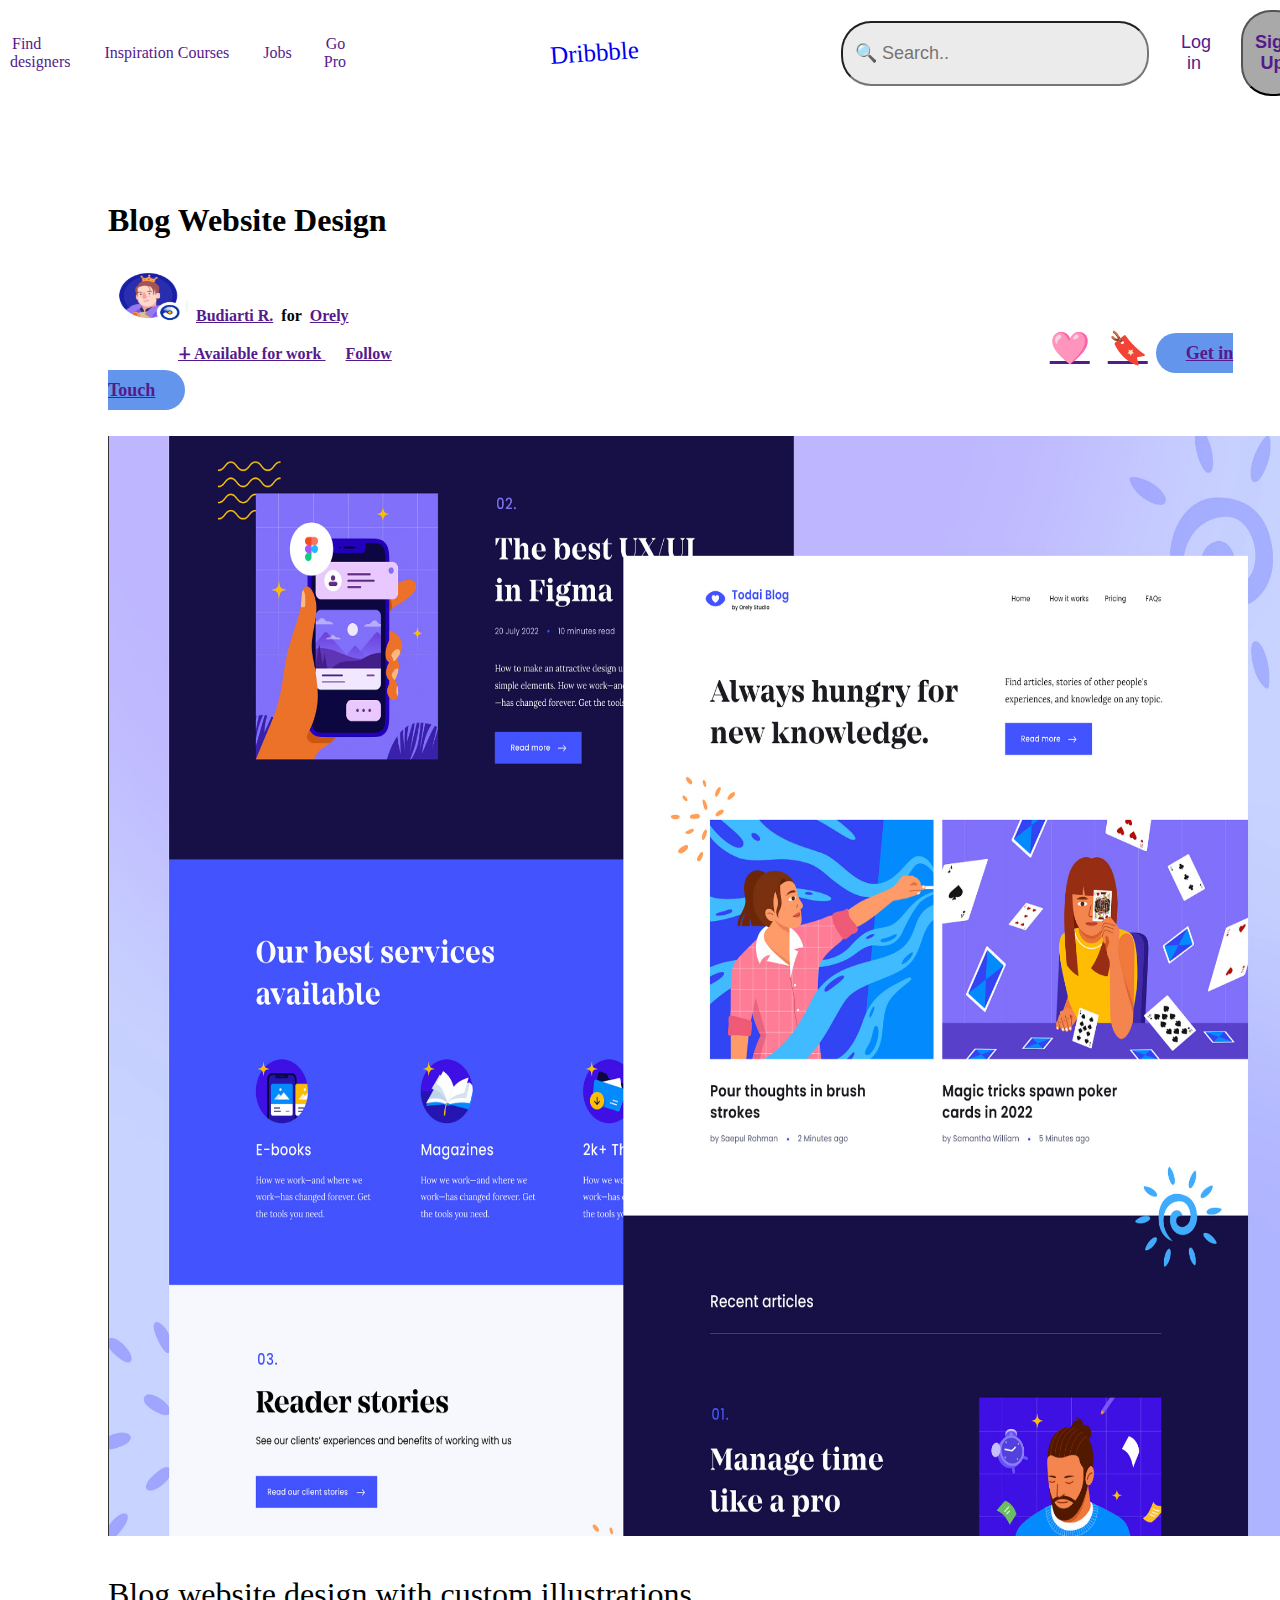
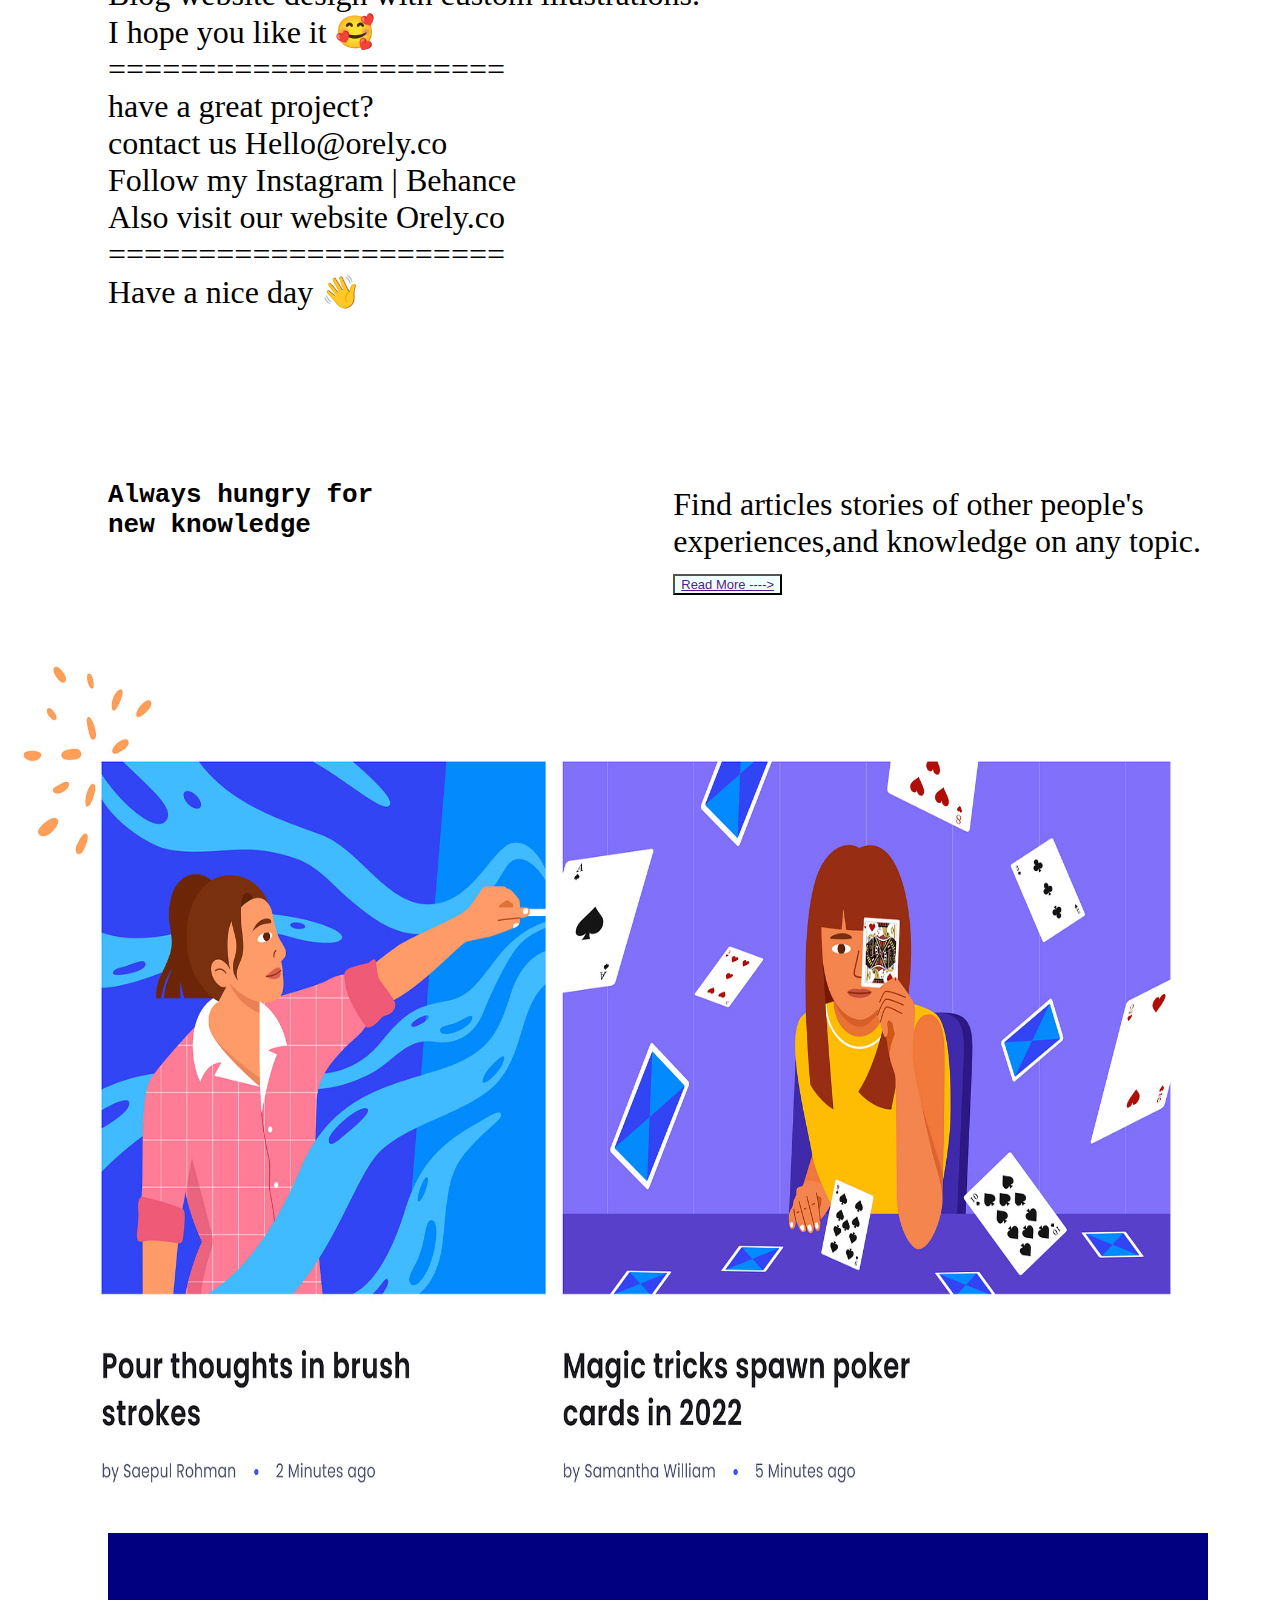
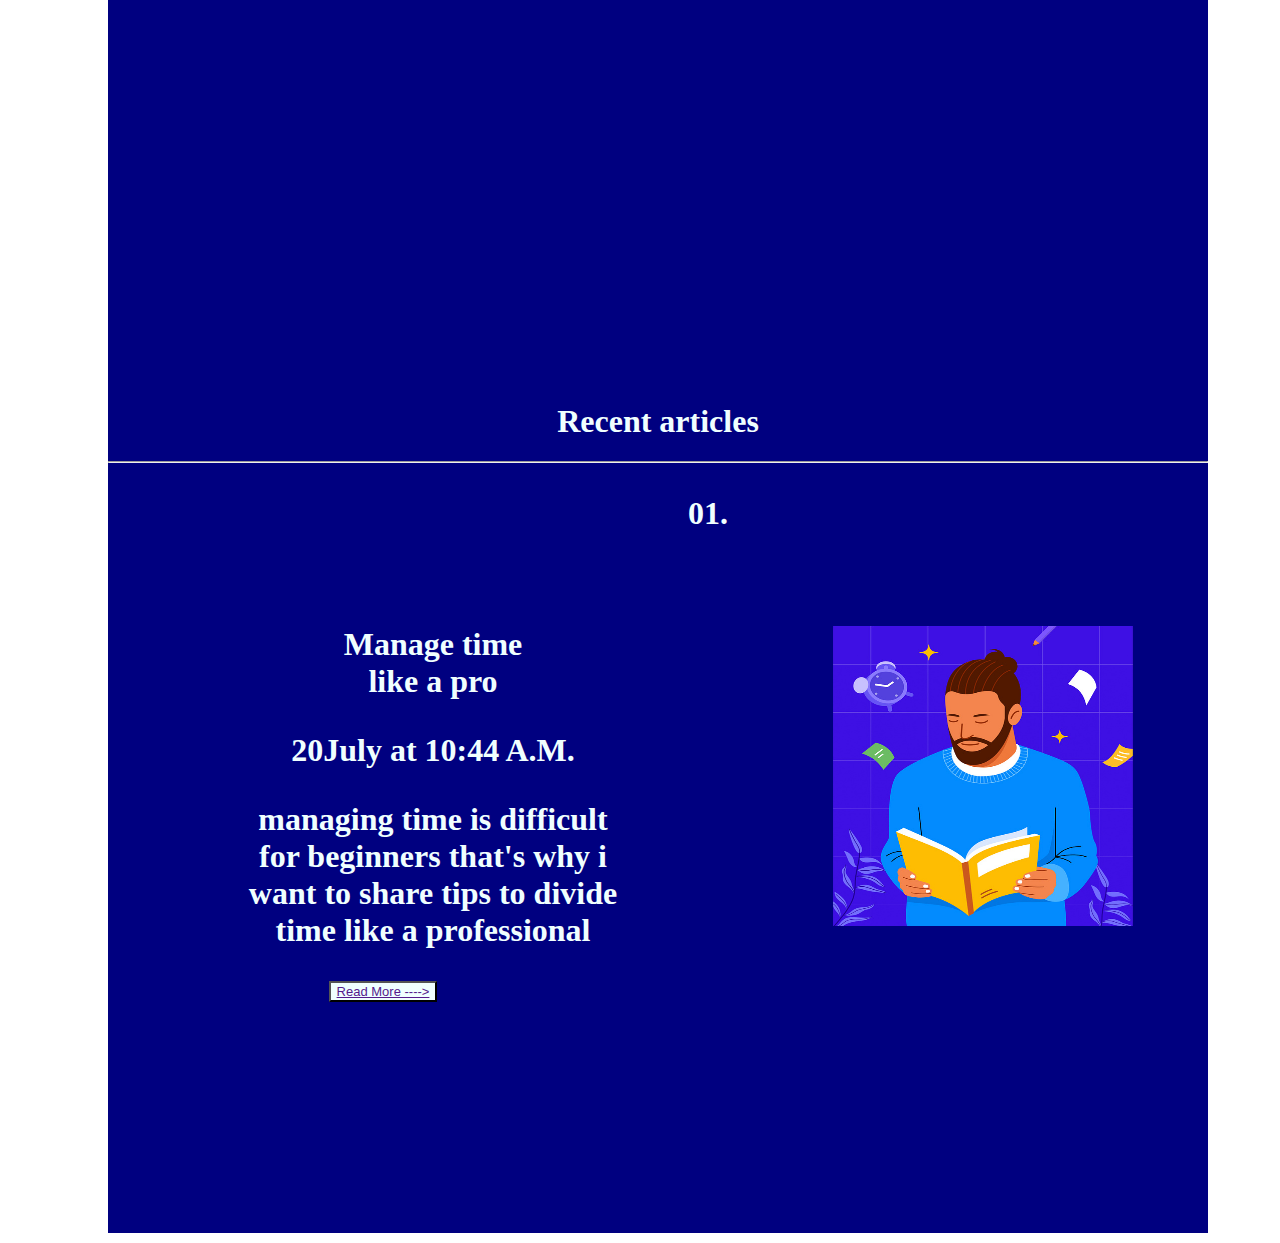
<file: index.html>
<!DOCTYPE html>
<html lang="en">
<head>
    <meta charset="UTF-8">
    <meta name="viewport" content="width=device-width, initial-scale=1.0">
    <title>Trip to Dubai</title>
    <link rel="stylesheet" href="timepass.css">
</head>
<body>
    <nav class="menu">
        <div class="find"><a href="">Find designers</a></div>
        <div class="Inspiration"><a href="">Inspiration</a></div>
        <div class="Courses"><a href="">Courses</a></div>
        <div class="Jobs"><a href="">Jobs</a></div>
        <div class="pro"><a href="">Go Pro</a></div>
        <div class="dribbble"><a href="https://dribbble.com/">Dribbble</a></div>
        <label>
            <input type="text" placeholder= "  &#128269 Search.." class="search">
        </label>
        <div><button class="login"><a href="">Log in</a></button></div>
        <button class="signup" ><a href="">Sign Up</a></button>
    </nav>
    <br><br><br><br>
    <p>
        Blog Website Design
    </p>
    <p>
        <img src="profile.png" alt="profile" height="50px" width="80px"> 
     
        <span class="name"><a href="">Budiarti R.</a></span>
        <span class="for">for</span>
        <span class="company"><a href="">Orely</a></span>
        <br>
        <span class="work"><a href=""> &dotplus; Available for work </a></span>
        <span class="follow"><a href="">Follow</a></span>
        <span class="like"><a href="">🩷</a></span>
        <span class="save"><a href=""> &#128278;</a></span>
        <span class="touch"><a href="">Get in Touch</a></span>
    </p>
    <p>
        <img src="first.png" alt="profile1" height="1100px" width="1200px"> 
    </p>
    <div class="body">
    <p>
        Blog website design with custom illustrations.<br>

I hope you like it 🥰<br>

======================<br>

have a great project?<br>

contact us Hello@orely.co<br>

Follow my Instagram | Behance<br>

Also visit our website Orely.co<br>

======================<br>

Have a nice day 👋<br><br><br><br>
    </p>
    <div class="container">
    <div class="boxone">
        <p>Always hungry for <br>new knowledge</p>
    </div>
    <span class="boxtwo">
        <p>Find articles stories of other people's<br>experiences,and knowledge on any topic.<br>
        <button class="ohh"><a href="">Read More ----> </a></button>
    </p>
    </span>
</div>
</div>
<img src="three.png" alt="profile12" height="900px" width="1200px">
<div class="mainn">
    <h1>Recent articles</h1> <hr>
    <p>01.</p>
    <div class="containero">
        <div class="boxx boxo1">
          <p>Manage time <br>like a pro</p>
          <p>20July at 10:44 A.M.</p>
          
          <p>managing time is difficult for beginners that's why i want to share tips to divide time like a professional</p>
          <button class="ohh"><a href="">Read More ----> </a></button>
        </div>
        <div class="boxx boxo2">
          <p>
            <img src="ss.png" alt="profile12" height="300px" width="300px">
          </p>
        </div>
      </div>
    
</div> 
</body>
</html>
</file>
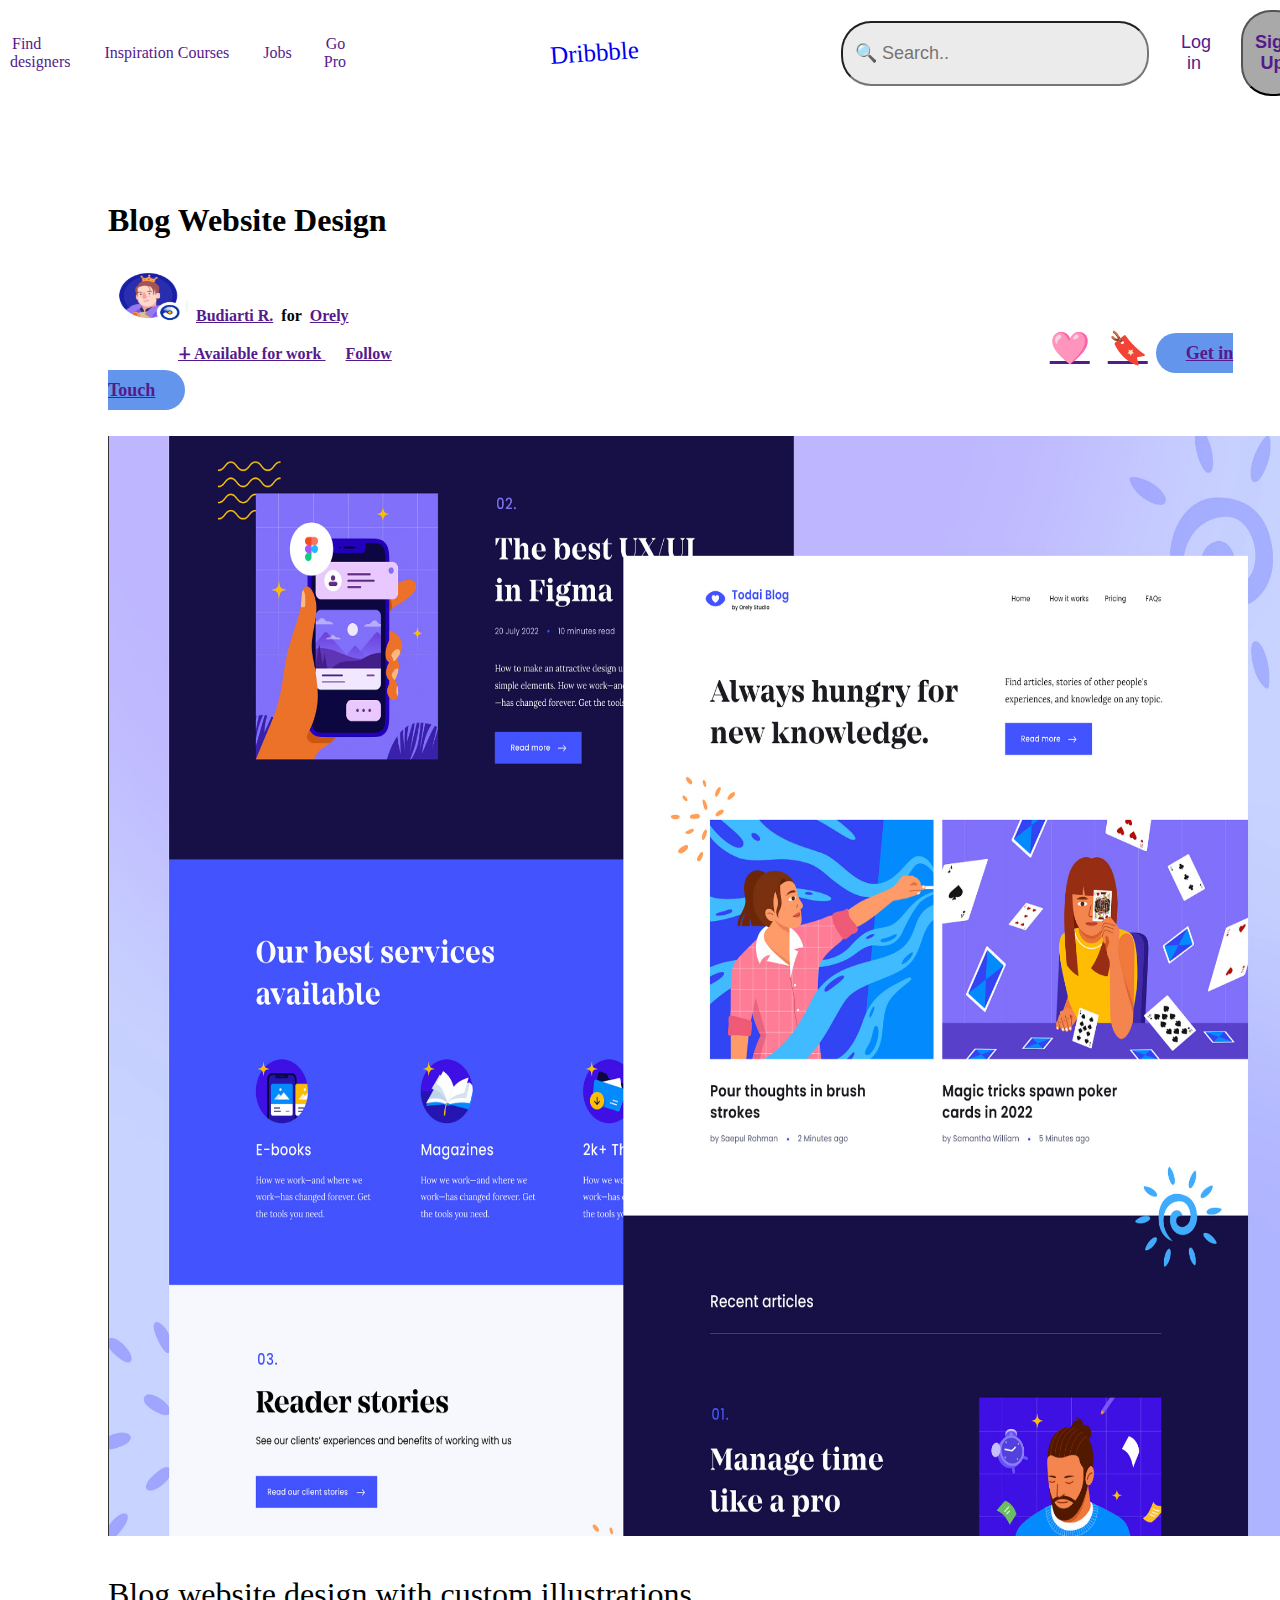
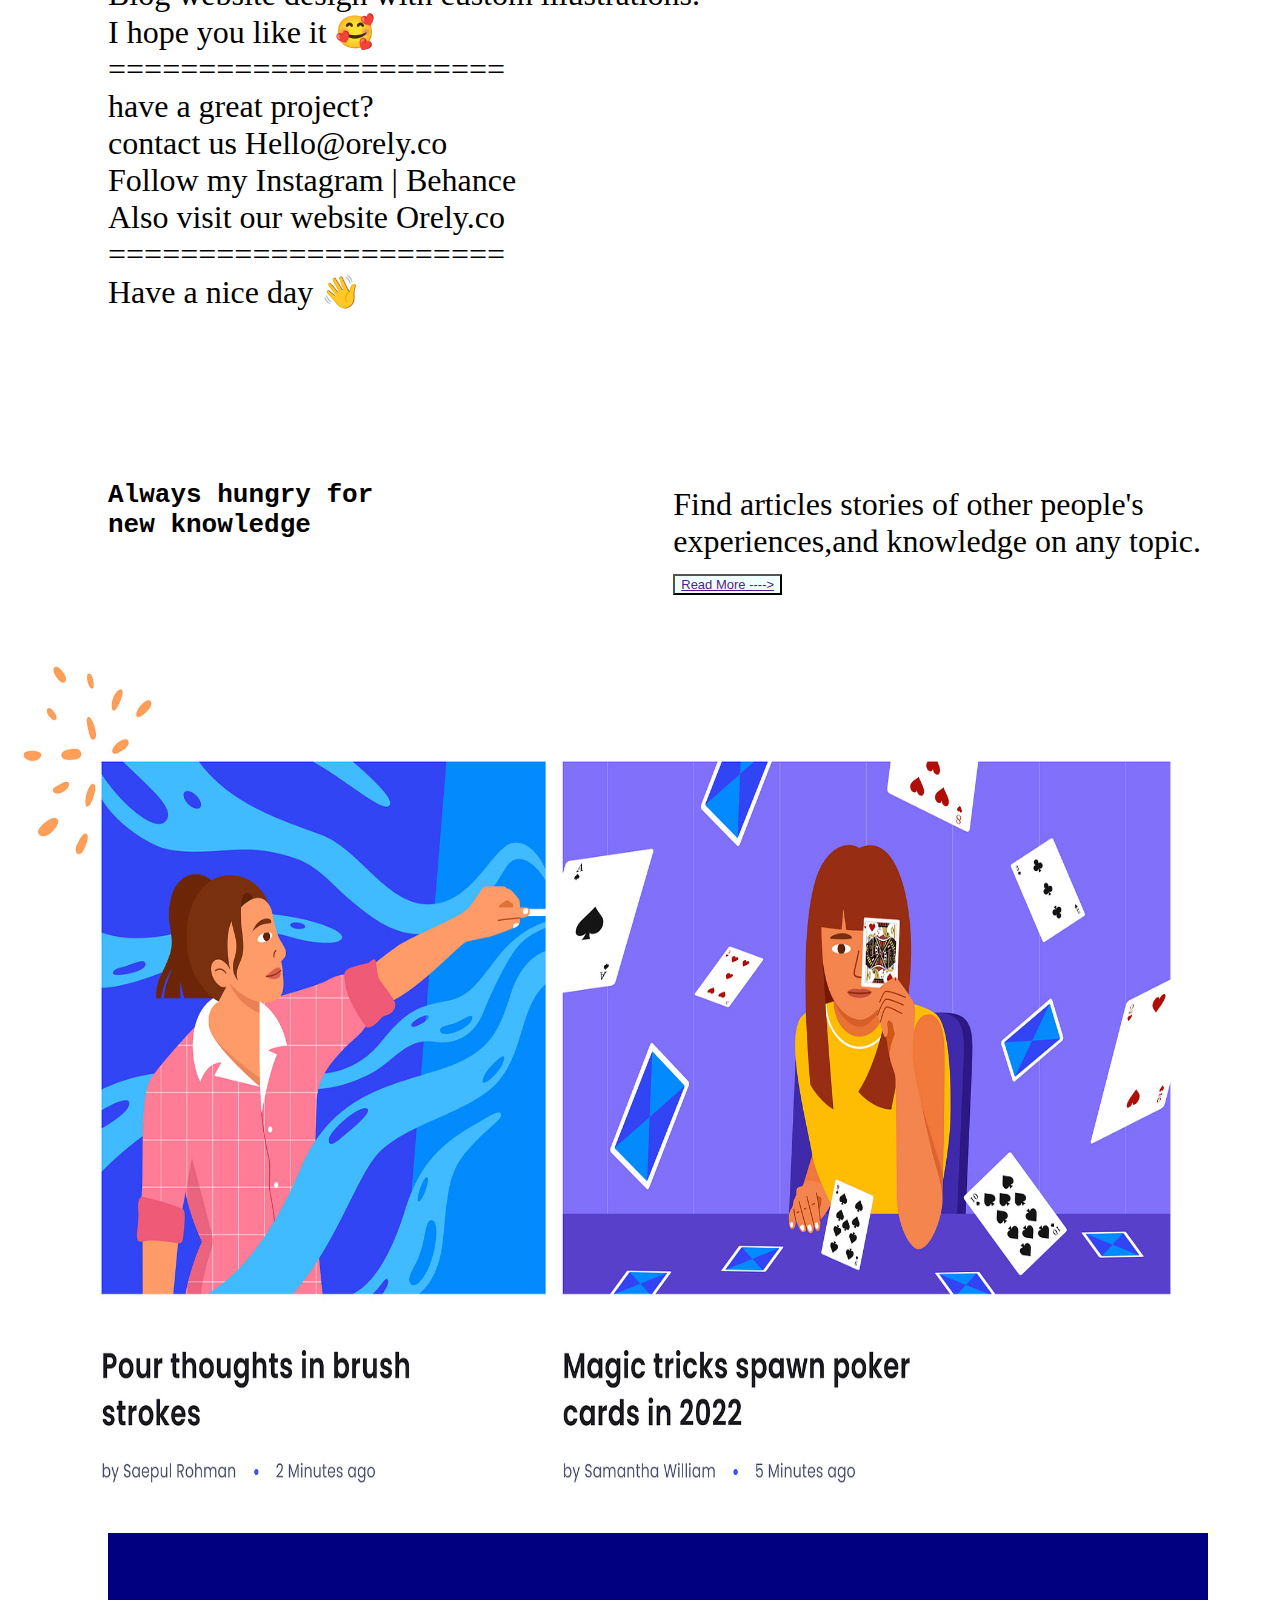
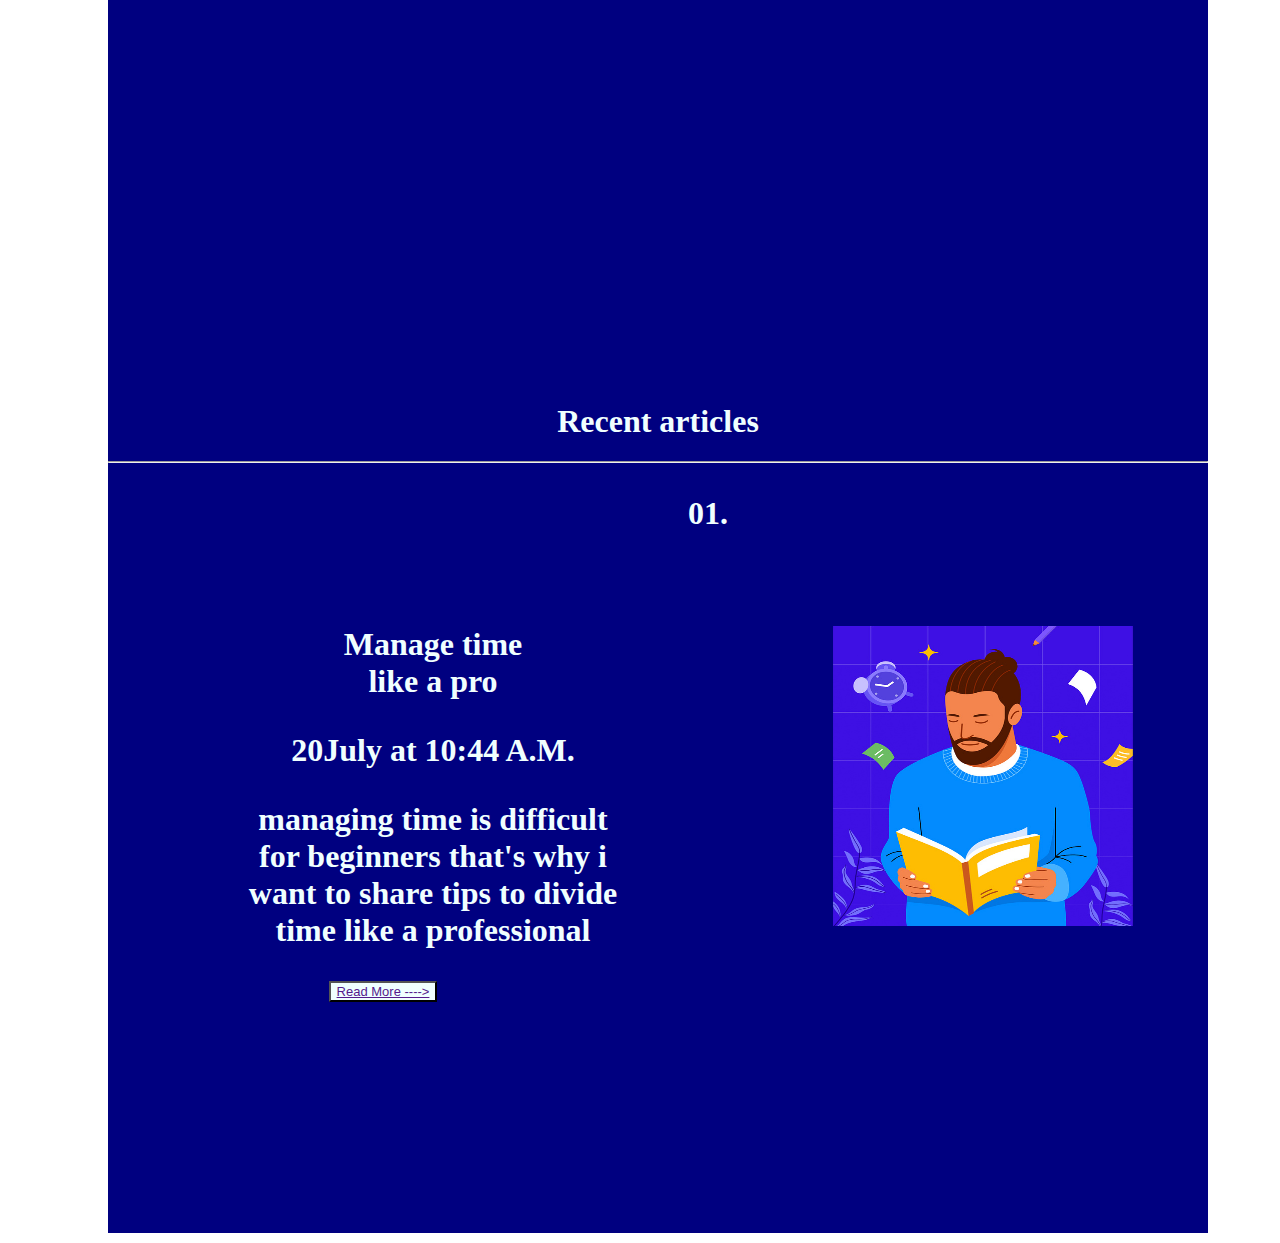
<file: timepass.html>
<!DOCTYPE html>
<html lang="en">
<head>
    <meta charset="UTF-8">
    <meta name="viewport" content="width=device-width, initial-scale=1.0">
    <title>Trip to Dubai</title>
    <link rel="stylesheet" href="timepass.css">
</head>
<body>
    <nav class="menu">
        <div class="find"><a href="">Find designers</a></div>
        <div class="Inspiration"><a href="">Inspiration</a></div>
        <div class="Courses"><a href="">Courses</a></div>
        <div class="Jobs"><a href="">Jobs</a></div>
        <div class="pro"><a href="">Go Pro</a></div>
        <div class="dribbble"><a href="https://dribbble.com/">Dribbble</a></div>
        <label>
            <input type="text" placeholder= "  &#128269 Search.." class="search">
        </label>
        <div><button class="login"><a href="">Log in</a></button></div>
        <button class="signup" ><a href="">Sign Up</a></button>
    </nav>
    <br><br><br><br>
    <p>
        Blog Website Design
    </p>
    <p>
        <img src="profile.png" alt="profile" height="50px" width="80px"> 
     
        <span class="name"><a href="">Budiarti R.</a></span>
        <span class="for">for</span>
        <span class="company"><a href="">Orely</a></span>
        <br>
        <span class="work"><a href=""> &dotplus; Available for work </a></span>
        <span class="follow"><a href="">Follow</a></span>
        <span class="like"><a href="">🩷</a></span>
        <span class="save"><a href=""> &#128278;</a></span>
        <span class="touch"><a href="">Get in Touch</a></span>
    </p>
    <p>
        <img src="first.png" alt="profile1" height="1100px" width="1200px"> 
    </p>
    <div class="body">
    <p>
        Blog website design with custom illustrations.<br>

I hope you like it 🥰<br>

======================<br>

have a great project?<br>

contact us Hello@orely.co<br>

Follow my Instagram | Behance<br>

Also visit our website Orely.co<br>

======================<br>

Have a nice day 👋<br><br><br><br>
    </p>
    <div class="container">
    <div class="boxone">
        <p>Always hungry for <br>new knowledge</p>
    </div>
    <span class="boxtwo">
        <p>Find articles stories of other people's<br>experiences,and knowledge on any topic.<br>
        <button class="ohh"><a href="">Read More ----> </a></button>
    </p>
    </span>
</div>
</div>
<img src="three.png" alt="profile12" height="900px" width="1200px">
<div class="mainn">
    <h1>Recent articles</h1> <hr>
    <p>01.</p>
    <div class="containero">
        <div class="boxx boxo1">
          <p>Manage time <br>like a pro</p>
          <p>20July at 10:44 A.M.</p>
          
          <p>managing time is difficult for beginners that's why i want to share tips to divide time like a professional</p>
          <button class="ohh"><a href="">Read More ----> </a></button>
        </div>
        <div class="boxx boxo2">
          <p>
            <img src="ss.png" alt="profile12" height="300px" width="300px">
          </p>
        </div>
      </div>
    
</div> 
</body>
</html>
</file>
<file: timepass.css>
.menu {
    display: flex;
    align-items: center;
    padding: 2px;
  }
  
  .menu a {
    text-decoration: none;
    padding: 2px;
  }
  
  .menu .find{
    justify-content:left;
    color:black;
  }
  .menu .find :hover{
    color: rgb(63, 58, 58);
  }
  .menu .Inspiration {
    justify-content:left;
    padding-left: 30px;
    color:black;
  }
  .menu .Inspiration :hover{
    color: rgb(63, 58, 58);
  }
  .menu .courses{
    justify-content:left;
    padding-left: 40px;
    color:black;
  }
  .menu .courses :hover{
    color: rgb(63, 58, 58);
  }
  .menu .Jobs{
    justify-content:left;
    padding-left: 30px;
    color:black;
  }
  .menu .Jobs :hover{
    color: rgb(63, 58, 58);
  }
  .menu .pro{
    justify-content:left;
    padding-left: 30px;
    color:black;
  }
  .menu .pro :hover{
    color: rgb(63, 58, 58);
  }
  .menu .dribbble {
    justify-content:space-between;
    font-size:25px;
    padding-left: 200px;
    font-family:fantasy;
    transform:rotate(-4deg);
    color: black;
    padding-right: 200px;

  }
  .menu .dribbble :hover{
    color: rgb(63, 58, 58);
  }
  
  .menu .search {
    border-radius: 30px;
    padding-right: 70px;
    padding-bottom: 20px;
    padding-top: 20px;
    text-align:left;
    font-size: large;
    background-color: rgba(19, 18, 18, 0.082);
  }
  .menu .login {
    background-color: white;
    border: 0ch;
    font-size: large;
    padding-left: 30px;
    padding-right: 30px;
    color:black;
  }
  .menu .login :hover{
    
  }
  .menu .signup {
    text-decoration: rgb(209, 252, 135);
    background-color:darkgray;
    border-radius: 30px;
    font-weight: bolder;
    font-size: large;
    
    padding-left: 10px;
    padding-right: 10px;
    padding-top: 20px;
    padding-bottom: 20px;
  }
  .menu.signup :hover{

  }
  p {
    padding-left: 100px;
    font-size:xx-large;
    font-weight: bolder;
  }
  .name {
    font-size: medium;
  }
  .for {
    font-size: medium;
  }
  .company {
    font-size: medium;
  }
.work {
    color:rgb(158, 242, 31);
    font-size: medium;
    padding-left: 70px;
}
.follow {
    font-size: medium;
    padding-left: 20px;
}
.like {
    padding-left: 650px;
}
.save {
    padding-left: 10px;
    text-decoration: none;
}
.touch {
    padding-left: 30px;
    padding-top: 10px;
    padding-bottom: 10px;
    padding-right: 30px;
    background-color:cornflowerblue;
    color:chocolate;
    border-radius: 30px;
    font-weight: bolder;
    font-size: large;
    
}
.body {
    font-weight: lighter;
}

.container {
    display: flex;
}
.box {
    flex: 1;
    margin: 10px;
    padding: 20px;
    box-sizing: border-box;
    height: 200px;
}
.boxone{
    background-color: white;   
    font-size:800px;
    font-weight: bolder;
    font-family: monospace;
    padding-right: 200px;
}
.boxtwo {
    background-color:white;
    font-size:small;
}
.boxtwo .ohh {
    background-color:azure;
    font-size: small;
    text-decoration: dotted;
    box-sizing: 10px;
}
.mainn {
    height: 1300px;
    width: 1100px;
    background-color:navy;
    border-width: 80px;
    align-content: center;
    margin-left:initial;
    margin-bottom: 10px;
    color: azure;
    transition: 3s ease-in 0.2s;
    text-align: center;
    transform: translate(100px,0px);
}
.mainn h1 :hover {
    background-color: rgb(38, 22, 188);
    text-transform: uppercase;
}
.containero {
    display: flex;
  }
  
  .boxx {
    flex: 1;
    margin: 10px;
    padding: 20px;
    box-sizing: border-box;
    height: 200px;
    background-color: navy;
    color: azure;
  }
  .boxx .ohh {
    background-color:azure;
    font-size: small;
    text-decoration: dotted;
    box-sizing: 10px
  }
</file>
